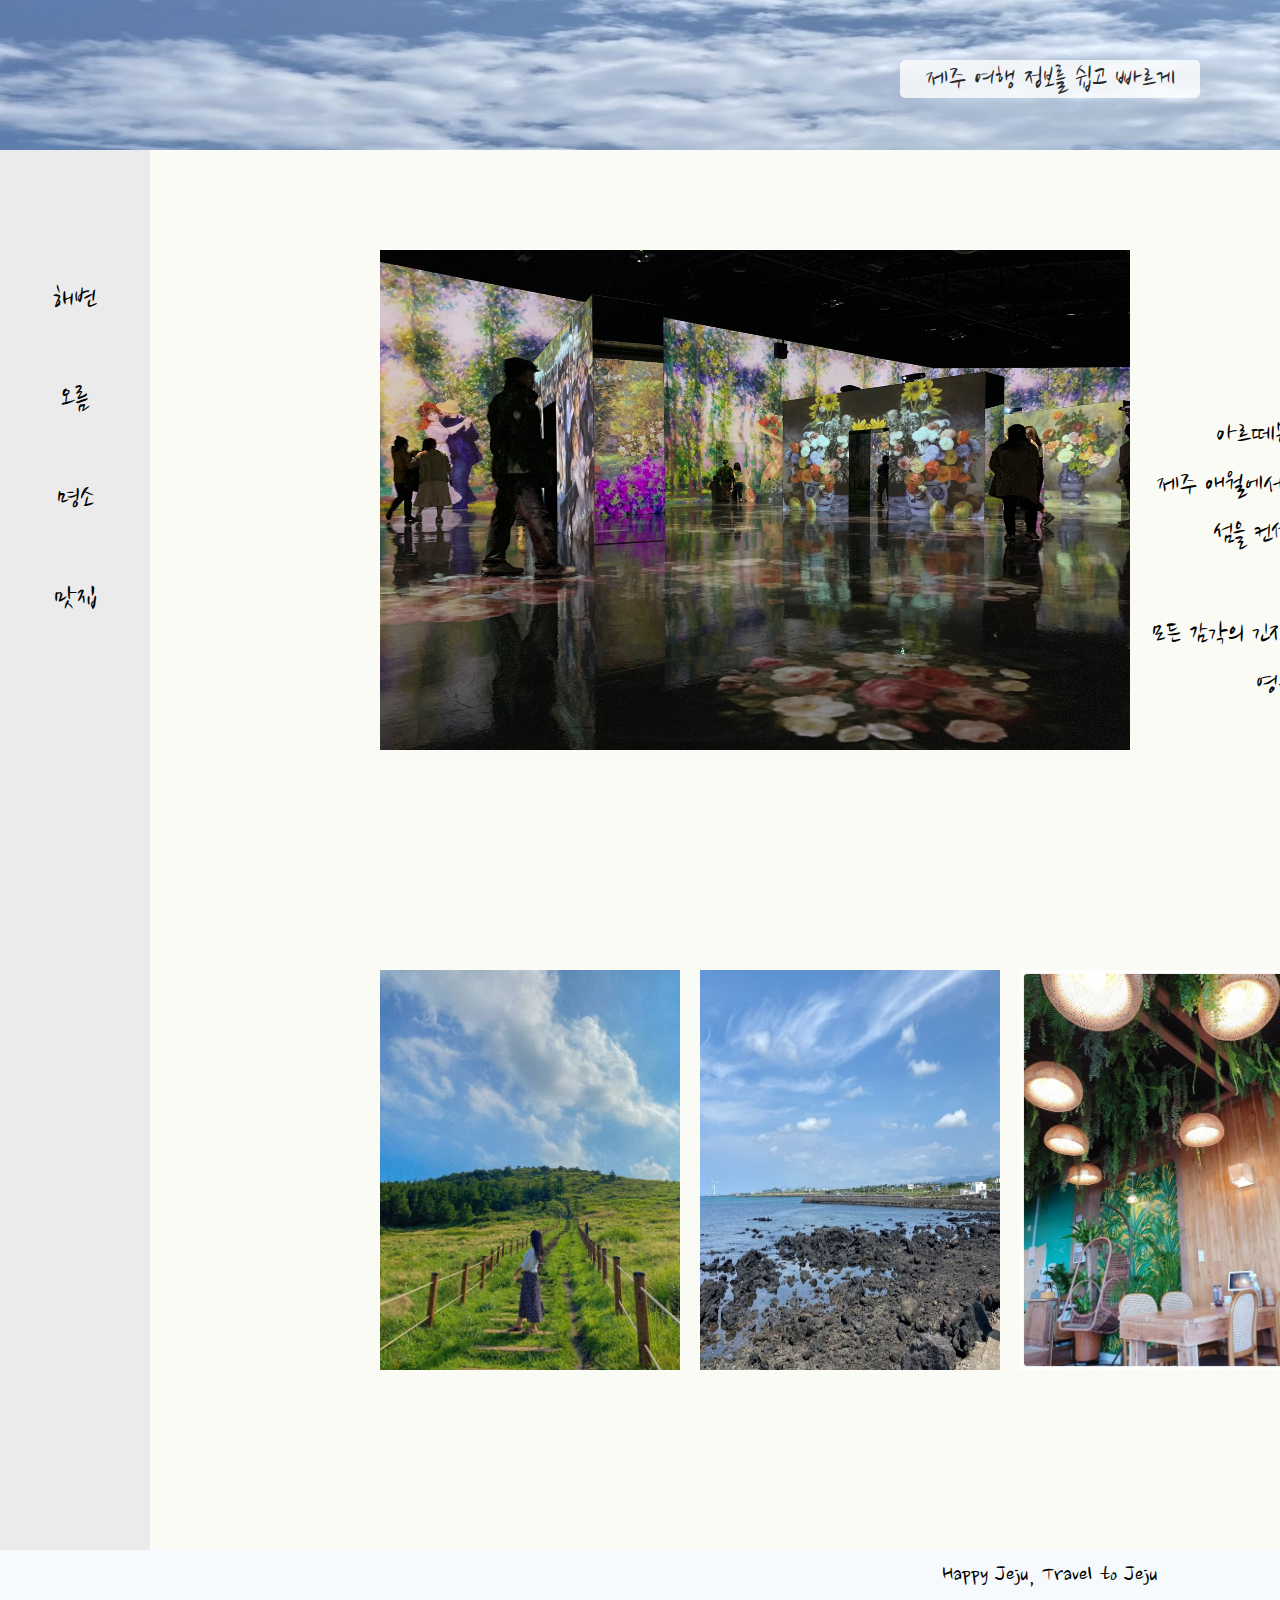
<file: index.html>
<!DOCTYPE html>
<html lang="ko">
<head>
    <link href="https://fonts.googleapis.com/css2?family=Nanum+Brush+Script&display=swap" rel="stylesheet">
    <link rel="stylesheet" href="layout.css">
    <link rel="stylesheet" href="body.css">
    <meta charset="UTF-8">
    <title>Happy Jeju, Travel to Jeju</title>
    <style>
        @keyframes textani{
            from{
                color: rgb(251, 251, 246);
            }
            to{
                color: black;
            }
        }
    
    #ar:hover #maintxt{
        animation-name: textani;
        animation-duration: 4s;
    }        
    #ar:hover #txtex{
        animation-name: textani;
        animation-duration: 4s;
    }
        #sub1 img:hover{
        opacity:80%;
    }
        #sub2 img:hover{
        opacity:80%;
    }
        #sub3 img:hover{
        opacity:80%;
    }
        #sub4 img:hover{
        opacity:80%;
    }
    #sub1 img{
        position: absolute;
        top: 820px;
        left:380px;
        width: 300px;
        height: 400px;
    }
    #sub2 img{
        position: absolute;
        top: 820px;
        left: 700px;    
        width: 300px;
        height: 400px;
    }
    #sub3 img{
        position: absolute;
        top: 820px;
        left:1020px;    
        width: 300px;
        height: 400px;
    }
    #sub4 img{
        position: absolute;
        top: 820px;
        left:1340px;    
        width: 300px;
        height: 400px;
    }
    </style>
</head>
<body>
    <header>
        <img src="/sky.jpeg">
        <div id="text"><a href="/index.html">제주 여행 정보를 쉽고 빠르게</a></div>
    </header>
    <div id="main">
        <div id="side">
            <nav>
                <ul id="sideul">
                    <li id="beach"><a href="/index2.html">해변</a></li>
                    <li id="oreum"><a href="/index3.html">오름</a></li>
                    <li id="place"><a href="/index4.html">명소</a></li>
                    <li id="rest"><a href="/index5.html">맛집</a></li>
                </ul>
            </nav>
        </div>
        <div id="ar">
            <div id="mainimg">
            <a href="/index4.html"><img src="/arte.jpg" alt="아르떼"> </a>
            </div>
            <div id="maintxt">ARTE MUSEUM JEJU</div>
            <div id="txtex">
            아르떼뮤지엄 제주는 디스트릭트가 2020년 9월말<br>
            제주 애월에서 선보인 첫 번째 몰입형 미디어아트 전시관입니다<br>
            섬을 컨셉으로 빛과 소리로 만들어진 11개의 다채로운 <br>
            미디어아트 전시가 펼쳐집니다<br>
            모든 감각의 긴장을 잠시 내려놓고 아르떼 뮤지엄 제주가 선사하는<br>
            영원한 자연의 공간 속으로 입장해보세요    
            </div>
        </div>
        
        <div id="sub1">
            <a href="/index3.html"><img src="/oreum.jpeg"></a>
        </div>
        <div id="sub2"><a href="/index2.html"><img src="/sea2.jpeg"></a></div>
        <div id="sub3"><a href="/index5.html"><img src="/han.jpeg   "></a></div>
        <div id="sub4"><a href="/index5.html"><img src="/uda.jpeg"></a></div>
        
        <div><button style="cursor:pointer" id="btn" onclick="window.scroll(0,0)">^ top</button></div>
    </div>  
    <footer><div id="logo">Happy Jeju, Travel to Jeju</div>
    </footer>
   
</body>
</html>
</file>
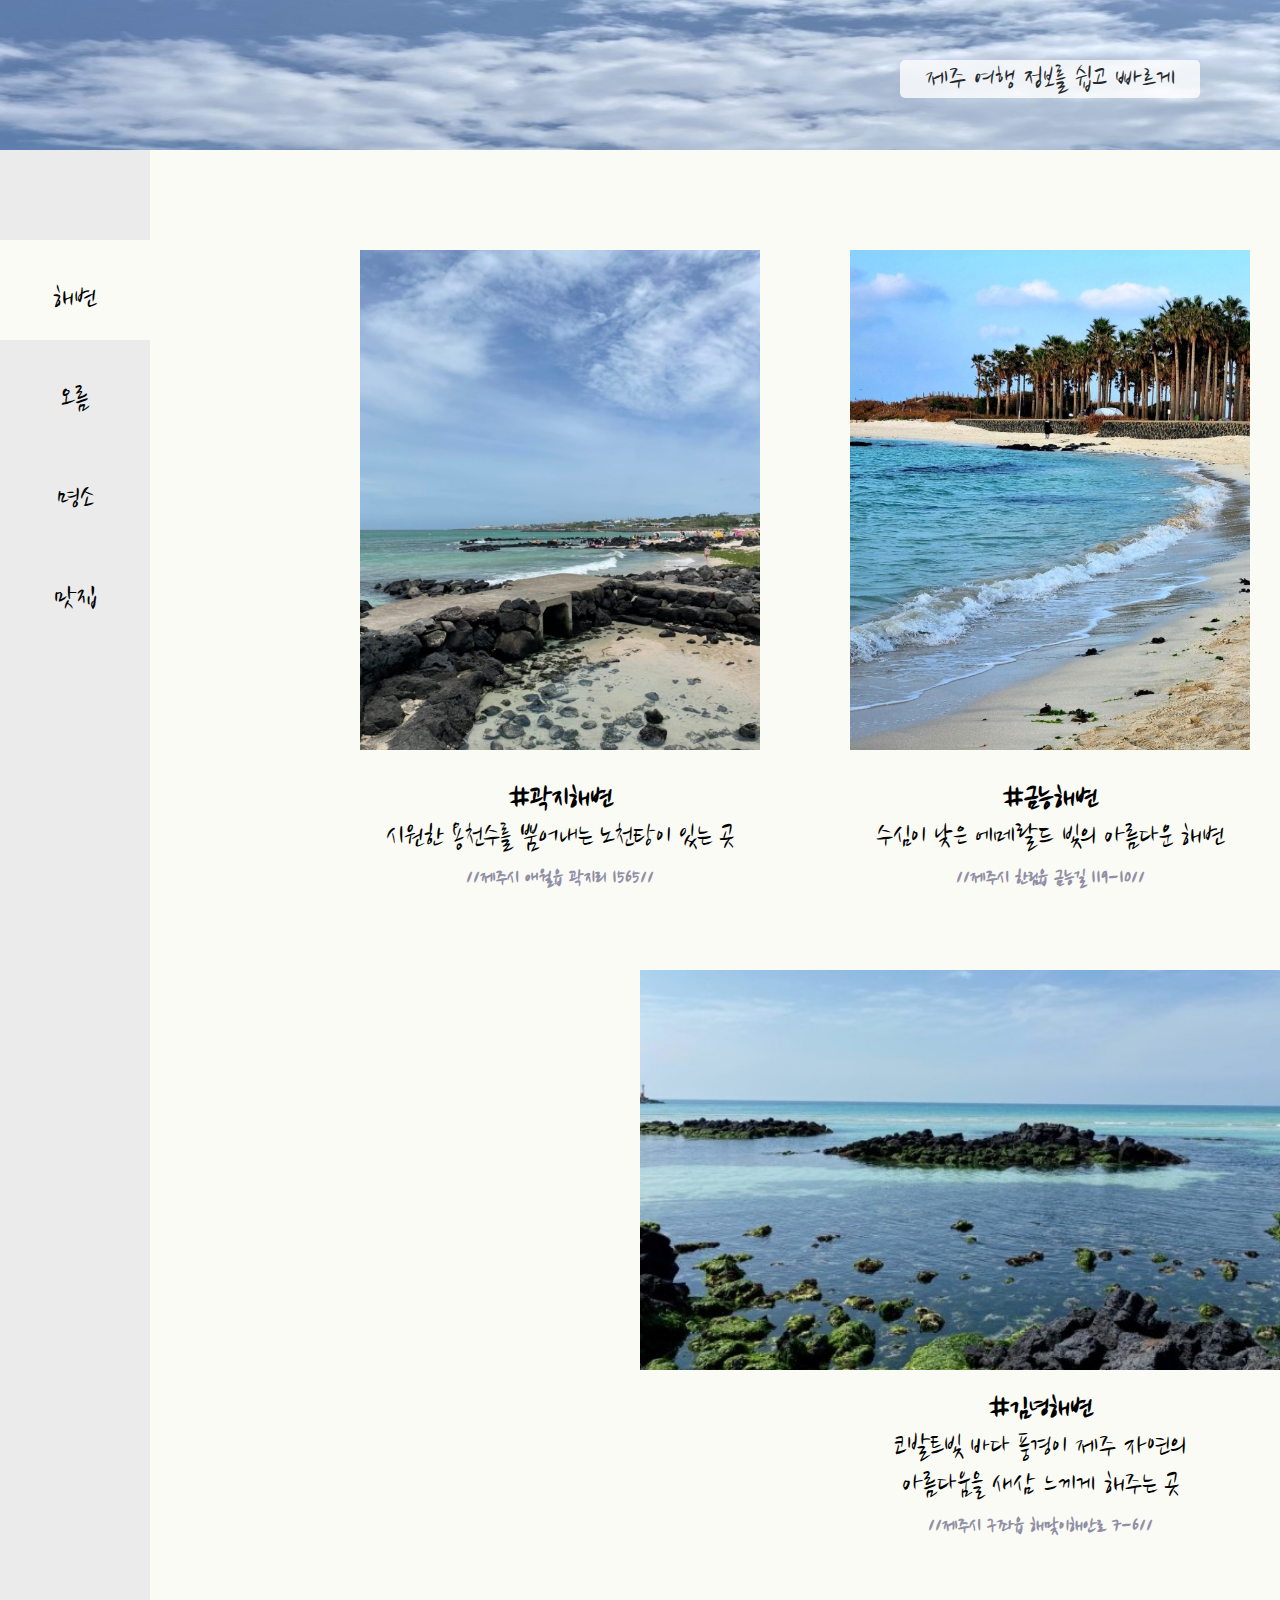
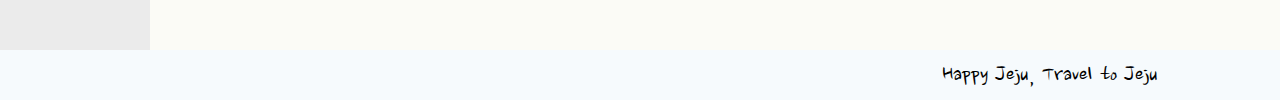
<file: index2.html>
<!DOCTYPE html>
<html lang="ko">
<head>
    <link href="https://fonts.googleapis.com/css2?family=Nanum+Brush+Script&display=swap" rel="stylesheet">
    <link rel="stylesheet" href="layout.css">
    <link rel="stylesheet" href="body.css">
    <meta charset="UTF-8">
    <title>Happy Jeju, Travel to Jeju</title>
    <style>
    #side{
        height: 1500px;
    }
    #btn{
        top:1450px;
    }
    #beach{
        background-color: rgb(251, 251, 246);
    }
    #gwak{
        position: absolute;
        top: 100px;
        left: 360px ;
        width: 400px;
        height: 500px;
    }
    #gwaktxt{
        position: absolute;
        top:630px;
        left: 360px;
        width:400px;
        text-align: center;
    }
    #geum{
        position: absolute;
        top: 100px;
        left: 850px ;
        width: 400px;
        height: 500px;
    }
    #geumtxt{
        position: absolute;
        top:630px;
        left: 850px;
        width:400px;
        text-align: center;
    }
    #gwang{
        position: absolute;
        top: 100px;
        left: 1340px ;
        width: 400px;
        height: 500px;
    }
    #gwangtxt{
        position: absolute;
        top:630px;
        left: 1340px;
        width:400px;
        text-align: center;
    }
    #kim{
        position: absolute;
        top: 820px;
        left: 640px;
        width: 800px;
        height: 400px;
    }
    #kimtxt{
        position: absolute;
        top: 1240px;
        left: 640px;
        width:800px;
        text-align: center;
    }
    #map{
        font-size: 20px;
        color:rgb(143, 143, 165);
        font-weight: bold;
        margin-top: 10px;
    }
    </style>
</head>
<body>
    <header>
        <img src="/sky.jpeg">
        <div id="text"><a href="/index.html">제주 여행 정보를 쉽고 빠르게</a></div>
    </header>
    <div id="main">
        <div id="side">
            <nav>
                <ul id="sideul">
                    <li id="beach"><a href="/index2.html">해변</a></li>
                    <li id="oreum"><a href="/index3.html">오름</a></li>
                    <li id="place"><a href="/index4.html">명소</a></li>
                    <li id="rest"><a href="/index5.html">맛집</a></li>
                </ul>
            </nav>
        </div>
        <div><img src="/gwak.jpeg" id="gwak" >
            <div id="gwaktxt"><strong>#곽지해변</strong><br>
            시원한 용천수를 뿜어내는 노천탕이 있는 곳<br>
            <div id="map">//제주시 애월읍 곽지리 1565//</div></div>
        </div>
        
        <div><img src="/geum.jpeg" id="geum" >
            <div id="geumtxt"><strong>#금능해변</strong><br>
            수심이 낮은 에메랄드 빛의 아름다운 해변<br>
            <div id="map">//제주시 한림읍 금능길 119-10//</div> </div>
        </div>
        
        <div><img src="/gwang.jpeg" id="gwang" >
            <div id="gwangtxt"><strong>#광치기해변</strong><br>
            성산일출봉과 독특한 해안지형이 어우러져<br>
            이색적인 풍광을 간직한 곳<Br>
            <div id="map">//서귀포시 성산읍 고성리 224-1//</div></div>
        </div>
        
        <div><img src="/kim.jpeg" id="kim" >
            <div id="kimtxt"><strong>#김녕해변</strong><br>
            코발트빛 바다 풍경이 제주 자연의 <br>
            아름다움을 새삼 느끼게 해주는 곳<br>
            <div id="map">//제주시 구좌읍 해맞이해안로 7-6//</div></div></div>
        <div><button style="cursor:pointer" id="btn" onclick="window.scroll(0,0)">^ top</button></div>
    </div>  
    <footer><div id="logo">Happy Jeju, Travel to Jeju</div>
    </footer>
   
</body>
</html>
</file>
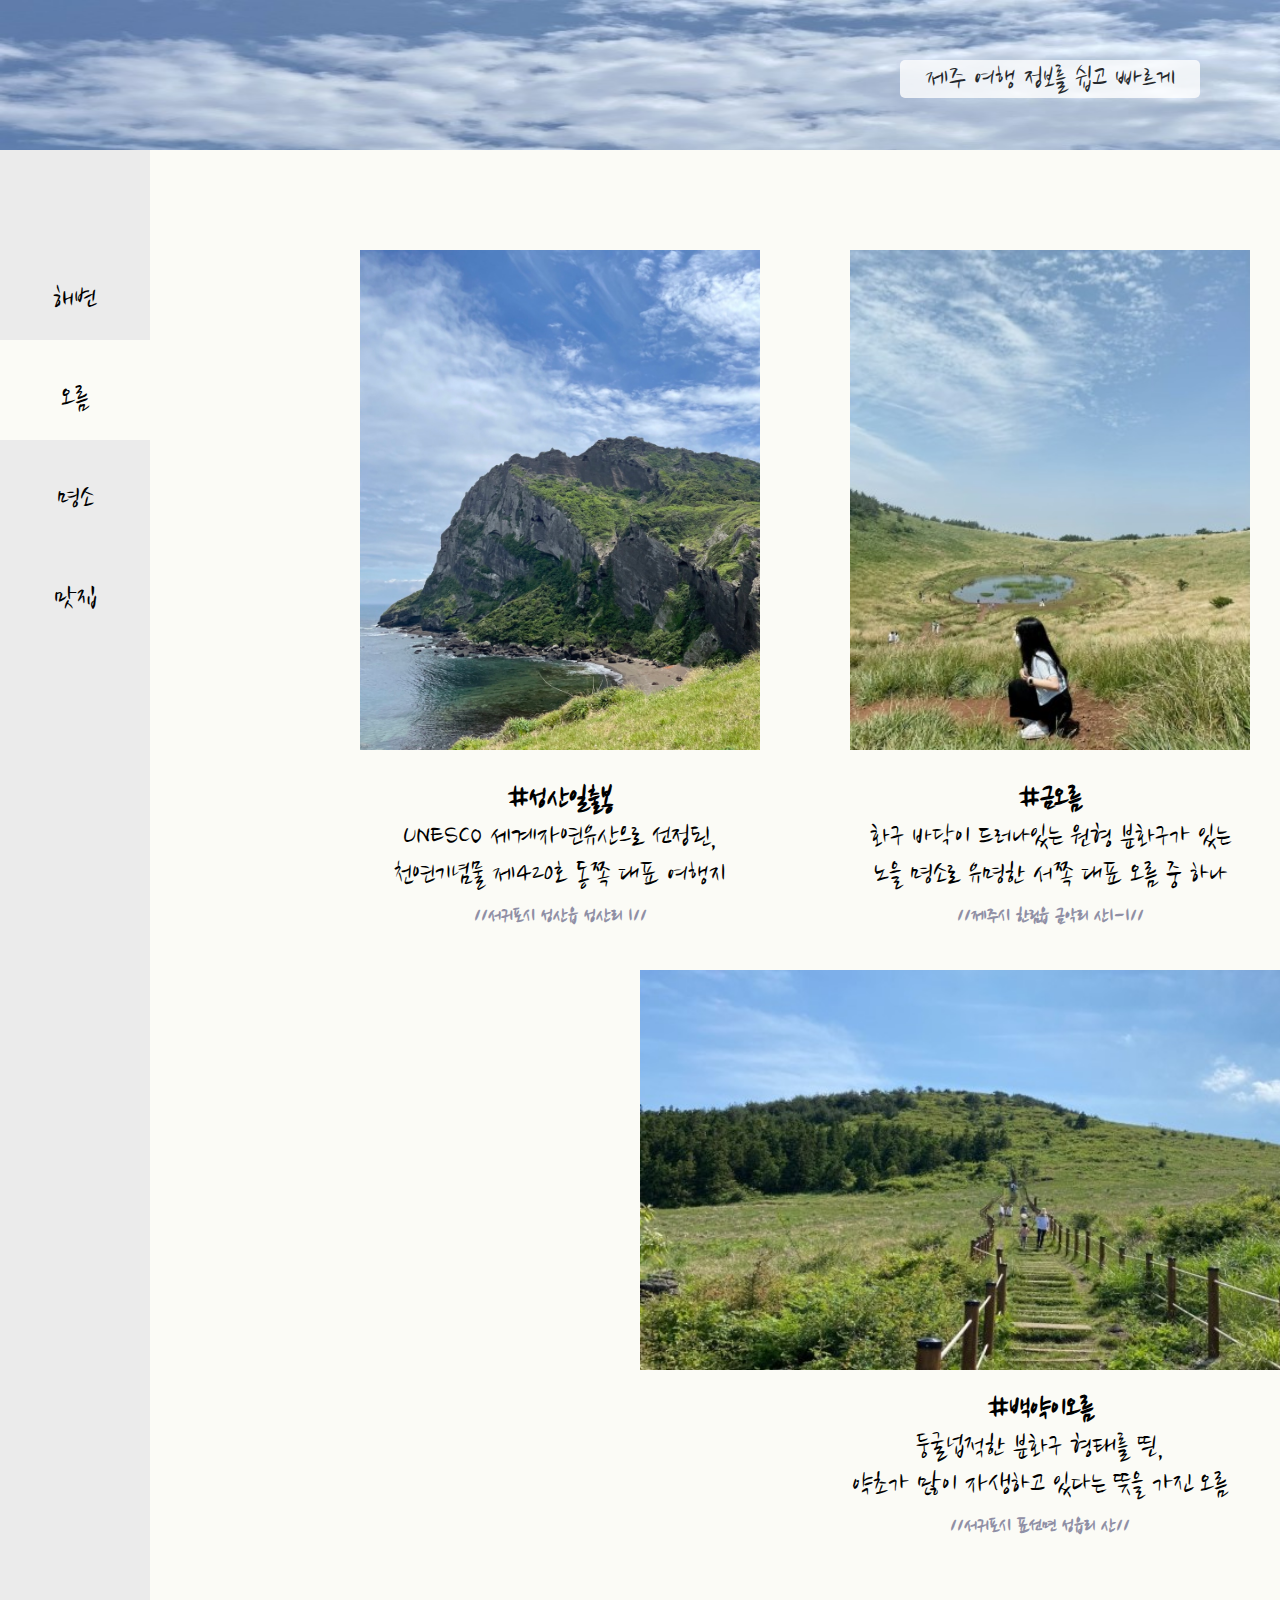
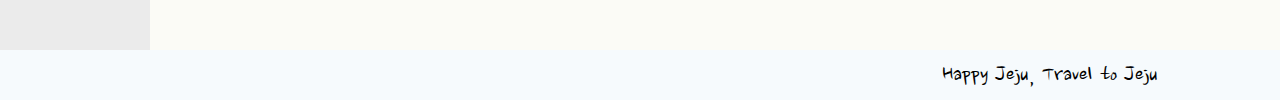
<file: index3.html>
<!DOCTYPE html>
<html lang="ko">
<head>
    <link href="https://fonts.googleapis.com/css2?family=Nanum+Brush+Script&display=swap" rel="stylesheet">
    <link rel="stylesheet" href="layout.css">
    <link rel="stylesheet" href="body.css">
    <meta charset="UTF-8">
    <title>Happy Jeju, Travel to Jeju</title>
    <style>
    #side{
        height: 1500px;
    }
    #btn{
        top:1450px;
    }
    #oreum{
        background-color: rgb(251, 251, 246);
    }
    #seong{
        position: absolute;
        top: 100px;
        left: 360px;
        width: 400px;
        height: 500px;
    }
    #seongtxt{
        position: absolute;
        top:630px;
        left: 360px;
        width:400px;
        text-align: center;
    }
    #gold{
        position: absolute;
        top: 100px;
        left: 850px ;
        width: 400px;
        height: 500px;
    }
    #goldtxt{
        position: absolute;
        top:630px;
        left: 850px;
        width:400px;
        text-align: center;
    }
    #mundo{
        position: absolute;
        top: 100px;
        left: 1340px ;
        width: 400px;
        height: 500px;
    }
    #mundotxt{
        position: absolute;
        top:630px;
        left: 1340px;
        width:400px;
        text-align: center;
    }
    #baek{
        position: absolute;
        top: 820px;
        left: 640px;
        width: 800px;
        height: 400px;
    }
    #baektxt{
        position: absolute;
        top: 1240px;
        left: 640px;
        width:800px;
        text-align: center;
    }
    #map{
        font-size: 20px;
        color:rgb(143, 143, 165);
        font-weight: bold;
        margin-top: 10px;
    }
    </style>
</head>
<header>
    <img src="/sky.jpeg">
    <div id="text"><a href="/index.html">제주 여행 정보를 쉽고 빠르게</a></div>
</header>
<div id="main">
    <div id="side">
        <nav>
            <ul id="sideul">
                <li id="beach"><a href="/index2.html">해변</a></li>
                <li id="oreum"><a href="/index3.html">오름</a></li>
                <li id="place"><a href="/index4.html">명소</a></li>
                <li id="rest"><a href="/index5.html">맛집</a></li>
            </ul>
        </nav>
    </div>
    <div><img src="/seong.jpeg" id="seong">
        <div id="seongtxt"><strong>#성산일출봉</strong><br>
        UNESCO 세계자연유산으로 선정된,<br>
        천연기념물 제420호 동쪽 대표 여행지<br>
        <div id="map">//서귀포시 성산읍 성산리 1//</div></div>
    </div>
    <div><img src="/gold.jpeg" id="gold">
        <div id="goldtxt"><strong>#금오름</strong><br>
        화구 바닥이 드러나있는 원형 분화구가 있는<br>
        노을 명소로 유명한 서쪽 대표 오름 중 하나<br>
        <div id="map">//제주시 한림읍 금악리 산1-1//</div></div>
    </div>
    <div><img src="/mundo.jpeg" id="mundo">
        <div id="mundotxt"><strong>#문도지오름</strong><br>
        말들과 함께 인생사진 가능한<br>
        아직 잘 알려지지 않은 숨은 오름<br>
        <div id="map">//제주시 한림읍 금악리 3432//</div></div>
    </div>
    <div><img src="/baek.jpeg" id="baek">
        <div id="baektxt"><strong>#백약이오름</strong><br>
        둥굴넙적한 분화구 형태를 띈,<br>
        약초가 많이 자생하고 있다는 뜻을 가진 오름<br>
        <div id="map">//서귀포시 표선면 성읍리 산//</div></div>
    </div>
    <div><button style="cursor:pointer" id="btn" onclick="window.scroll(0,0)">^ top</button></div>
</div>  
<footer><div id="logo">Happy Jeju, Travel to Jeju</div>
</footer>
   
</body>
</html>
</file>
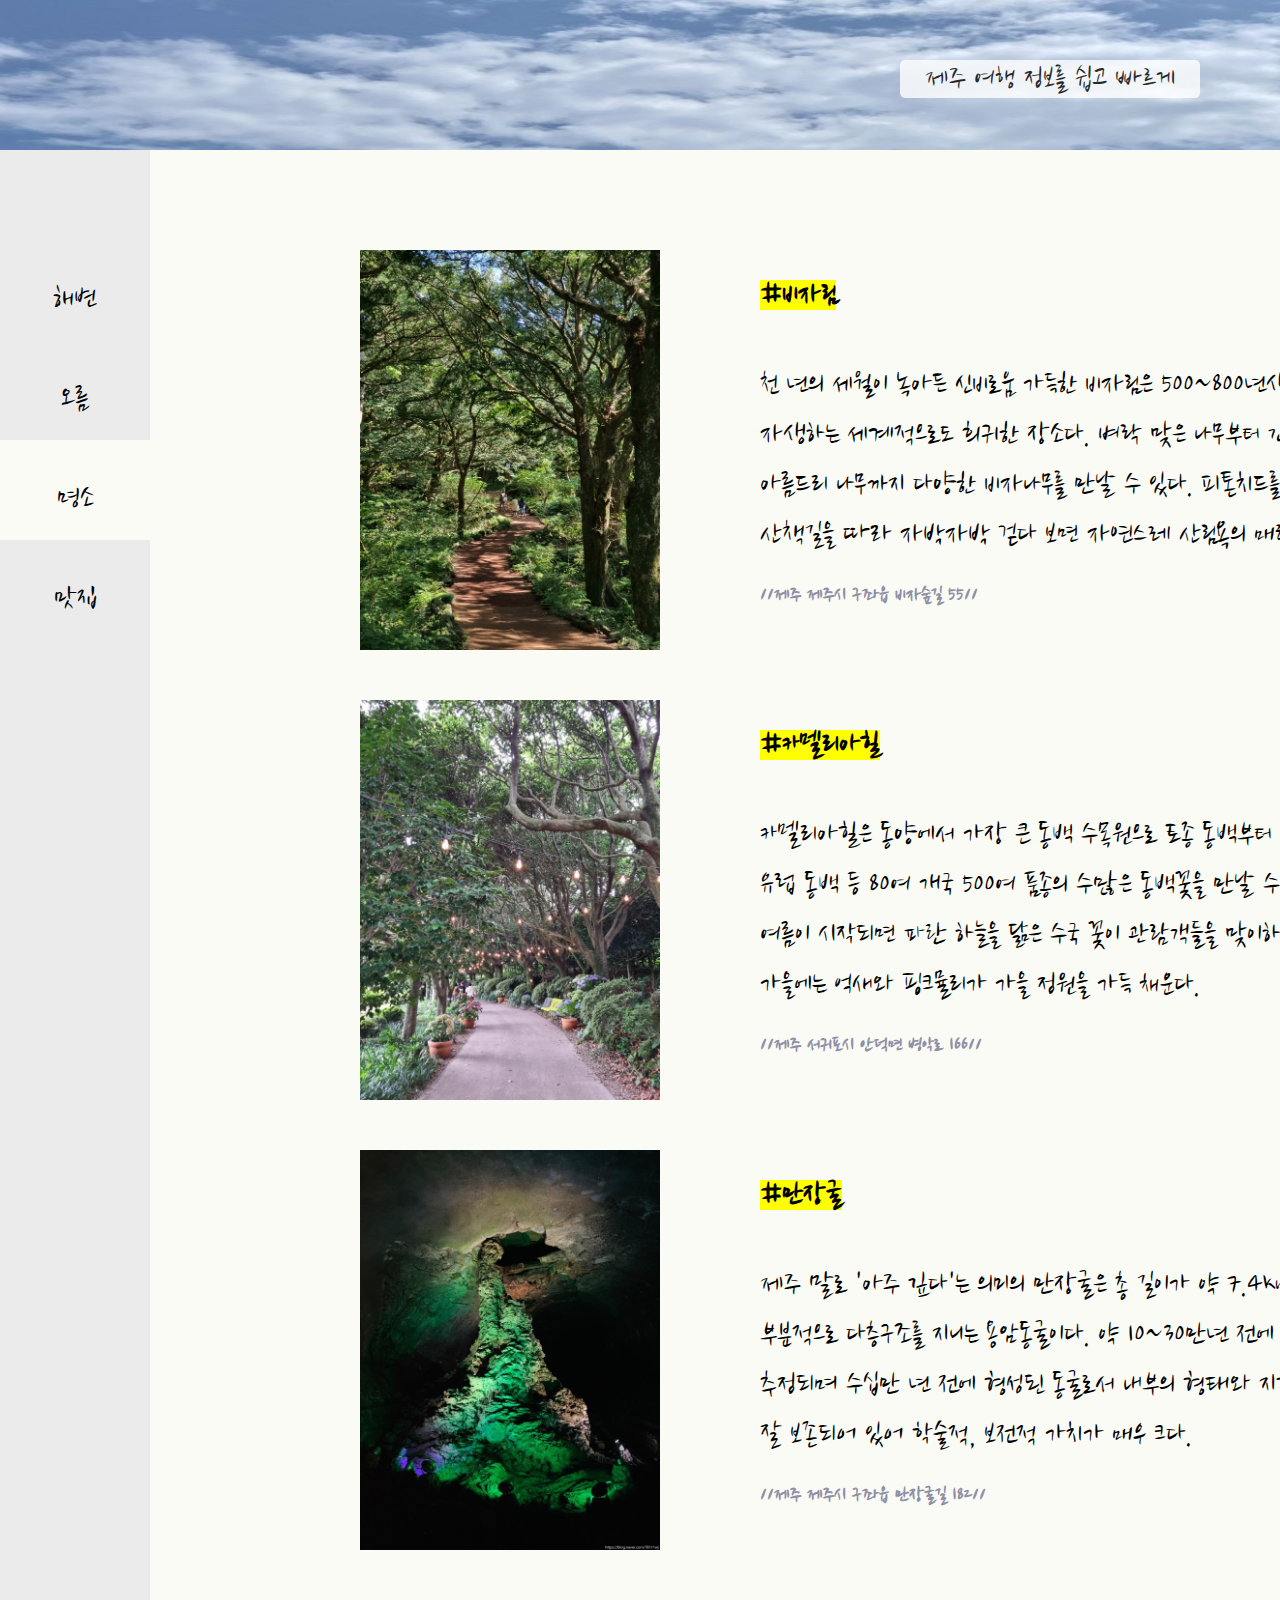
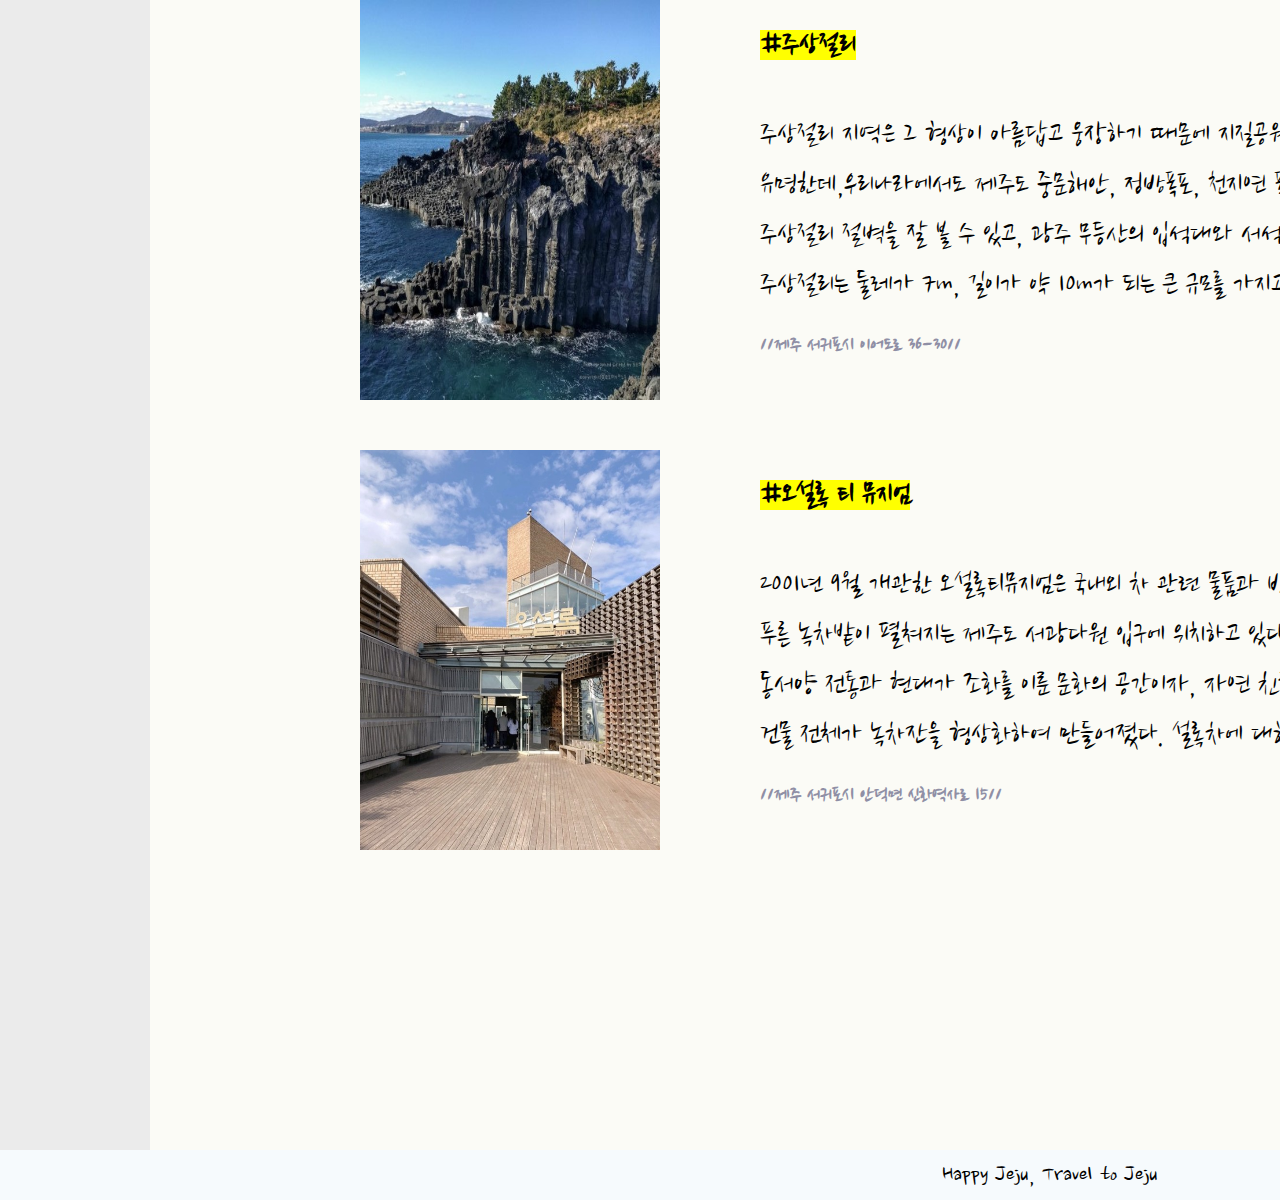
<file: index4.html>
<!DOCTYPE html>
<html lang="ko">
<head>
    <link href="https://fonts.googleapis.com/css2?family=Nanum+Brush+Script&display=swap" rel="stylesheet">
    <link rel="stylesheet" href="layout.css">
    <link rel="stylesheet" href="body.css">
    <meta charset="UTF-8">
    <title>Happy Jeju, Travel to Jeju</title>
    <style>
    #place{
        background-color: rgb(251, 251, 246);
    }
    #side{
        height: 2600px;
    }
    #btn{
        position: absolute;
        top: 2550px;
    }
    #b{
        position: absolute;
        top: 100px;
        left: 360px;
        width: 300px;
        height: 400px;
    }
    #k{
        position: absolute;
        top: 550px;
        left: 360px;
        width: 300px;
        height: 400px;
    }
    #m{
        position: absolute;
        top: 1000px;
        left: 360px;
        width: 300px;
        height: 400px;
    }
    #j{
        position: absolute;
        top: 1450px;
        left: 360px;    
        width: 300px;
        height: 400px;
    }
    #o{
        position: absolute;
        top: 1900px;
        left: 360px;    
        width: 300px;
        height: 400px;
    }
    #bt{
        position: absolute;
        top: 80px;
        left: 760px;
        width: 700px;
        height: 400px;
        line-height: 50px;
        
    }
    #kt{
        position: absolute;
        top: 530px;
        left:760px;width: 700px;
        height: 400px;
        line-height: 50px;
    }
    #mt{
        position: absolute;
        top: 980px;
        left: 760px;width: 700px;
        height: 400px;
        line-height: 50px;
    }
    #jt{
        position: absolute;
        top: 1430px;
        left: 760px;  width: 700px; 
        height: 400px;
        line-height: 50px;
    }
    #ot{
        position: absolute;
        top: 1880px;
        left: 760px;  width: 700px; 
        height: 400px;
        line-height: 50px;
    } 
    #map{
        font-size: 20px;
        color: rgb(143, 143, 165);
        font-weight: bold;
        margin-top: 10px;
    }
    </style>
</head>
<body>
    <header>
        <img src="/sky.jpeg">
        <div id="text"><a href="/index.html">제주 여행 정보를 쉽고 빠르게</a></div>
    </header>
    <div id="main">
        <div id="side">
            <nav>
                <ul id="sideul">
                    <li id="beach"><a href="/index2.html">해변</a></li>
                    <li id="oreum"><a href="/index3.html">오름</a></li>
                    <li id="place"><a href="/index4.html">명소</a></li>
                    <li id="rest"><a href="/index5.html">맛집</a></li>
                </ul>
            </nav>
        </div>
        <div><img src="/bija.jpg" id="b"><div id="bt">
            <h4><mark>#비자림</mark></h4>
            천 년의 세월이 녹아든 신비로움 가득한 비자림은 500~800년생 비자나무들이<br>
            자생하는 세계적으로도 희귀한 장소다. 벼락 맞은 나무부터 긴 세월이 느껴지는<br>
            아름드리 나무까지 다양한 비자나무를 만날 수 있다. 피톤치드를 머금은 상쾌한<br>
            산책길을 따라 자박자박 걷다 보면 자연스레 산림욕의 매력에 빠지게 된다.<br>
            <div id="map">//제주 제주시 구좌읍 비자숲길 55//</div>


        </div></div>
        <div><img src="/kamel.jpg" id="k"><div id="kt">
            <h4><mark>#카멜리아힐</mark></h4>
            카멜리아힐은 동양에서 가장 큰 동백 수목원으로 토종 동백부터 아기 동백,<br>
            유럽 동백 등 80여 개국 500여 품종의 수많은 동백꽃을 만날 수 있다. <br>
            여름이 시작되면 파란 하늘을 닮은 수국 꽃이 관람객들을 맞이하고 <br>
            가을에는 억새와 핑크뮬리가 가을 정원을 가득 채운다.<br>
            <div id="map">//제주 서귀포시 안덕면 병악로 166//</div>
        </div></div>
        <div><img src="/man.jpg" id="m"><div id="mt">
            <h4><mark>#만장굴</mark></h4>
            제주 말로 '아주 깊다'는 의미의 만장굴은 총 길이가 약 7.4km에 이르며,<br>
            부분적으로 다층구조를 지니는 용암동굴이다. 약 10~30만년 전에 형성된 것으로<br>
            추정되며 수십만 년 전에 형성된 동굴로서 내부의 형태와 지형이 <br>
            잘 보존되어 있어 학술적, 보전적 가치가 매우 크다.<br>
            <div id="map">//제주 제주시 구좌읍 만장굴길 182//</div>
        </div></div>
        <div><img src="/ju.jpg" id="j"><div id="jt">
            <h4><mark>#주상절리</mark></h4>
            주상절리 지역은 그 형상이 아름답고 웅장하기 때문에 지질공원이나 관광 지역으로<br> 
            유명한데,우리나라에서도 제주도 중문해안, 정방폭포, 천지연 폭포 등의 해안에서<br>
            주상절리 절벽을 잘 볼 수 있고, 광주 무등산의 입석대와 서석대를 이루는<br> 
            주상절리는 둘레가 7m, 길이가 약 10m가 되는 큰 규모를 가지고 있다<br>
            <div id="map">//제주 서귀포시 이어도로 36-30//</div>
        </div></div>
        <div><img src="/osu.jpg" id="o"><div id="ot">
            <h4><mark>#오설록 티 뮤지엄</mark></h4>
            2001년 9월 개관한 오설록티뮤지엄은 국내외 차 관련 물품과 박물관이며,<br>
            푸른 녹차밭이 펼쳐지는 제주도 서광다원 입구에 위치하고 있다. <br>
            동서양 전통과 현대가 조화를 이룬 문화의 공간이자, 자연 친화적인 휴식공간으로,<br>
            건물 전체가 녹차잔을 형상화하여 만들어졌다. 설록차에 대해 체험할 수 있다.<br>
            <div id="map">//제주 서귀포시 안덕면 신화역사로 15//</div>
        </div></div>
        <div><button style="cursor:pointer" id="btn" onclick="window.scroll(0,0)">^ top</button></div>
    </div>  
    <footer><div id="logo">Happy Jeju, Travel to Jeju</div>
    </footer>
</body>
</html>
</file>
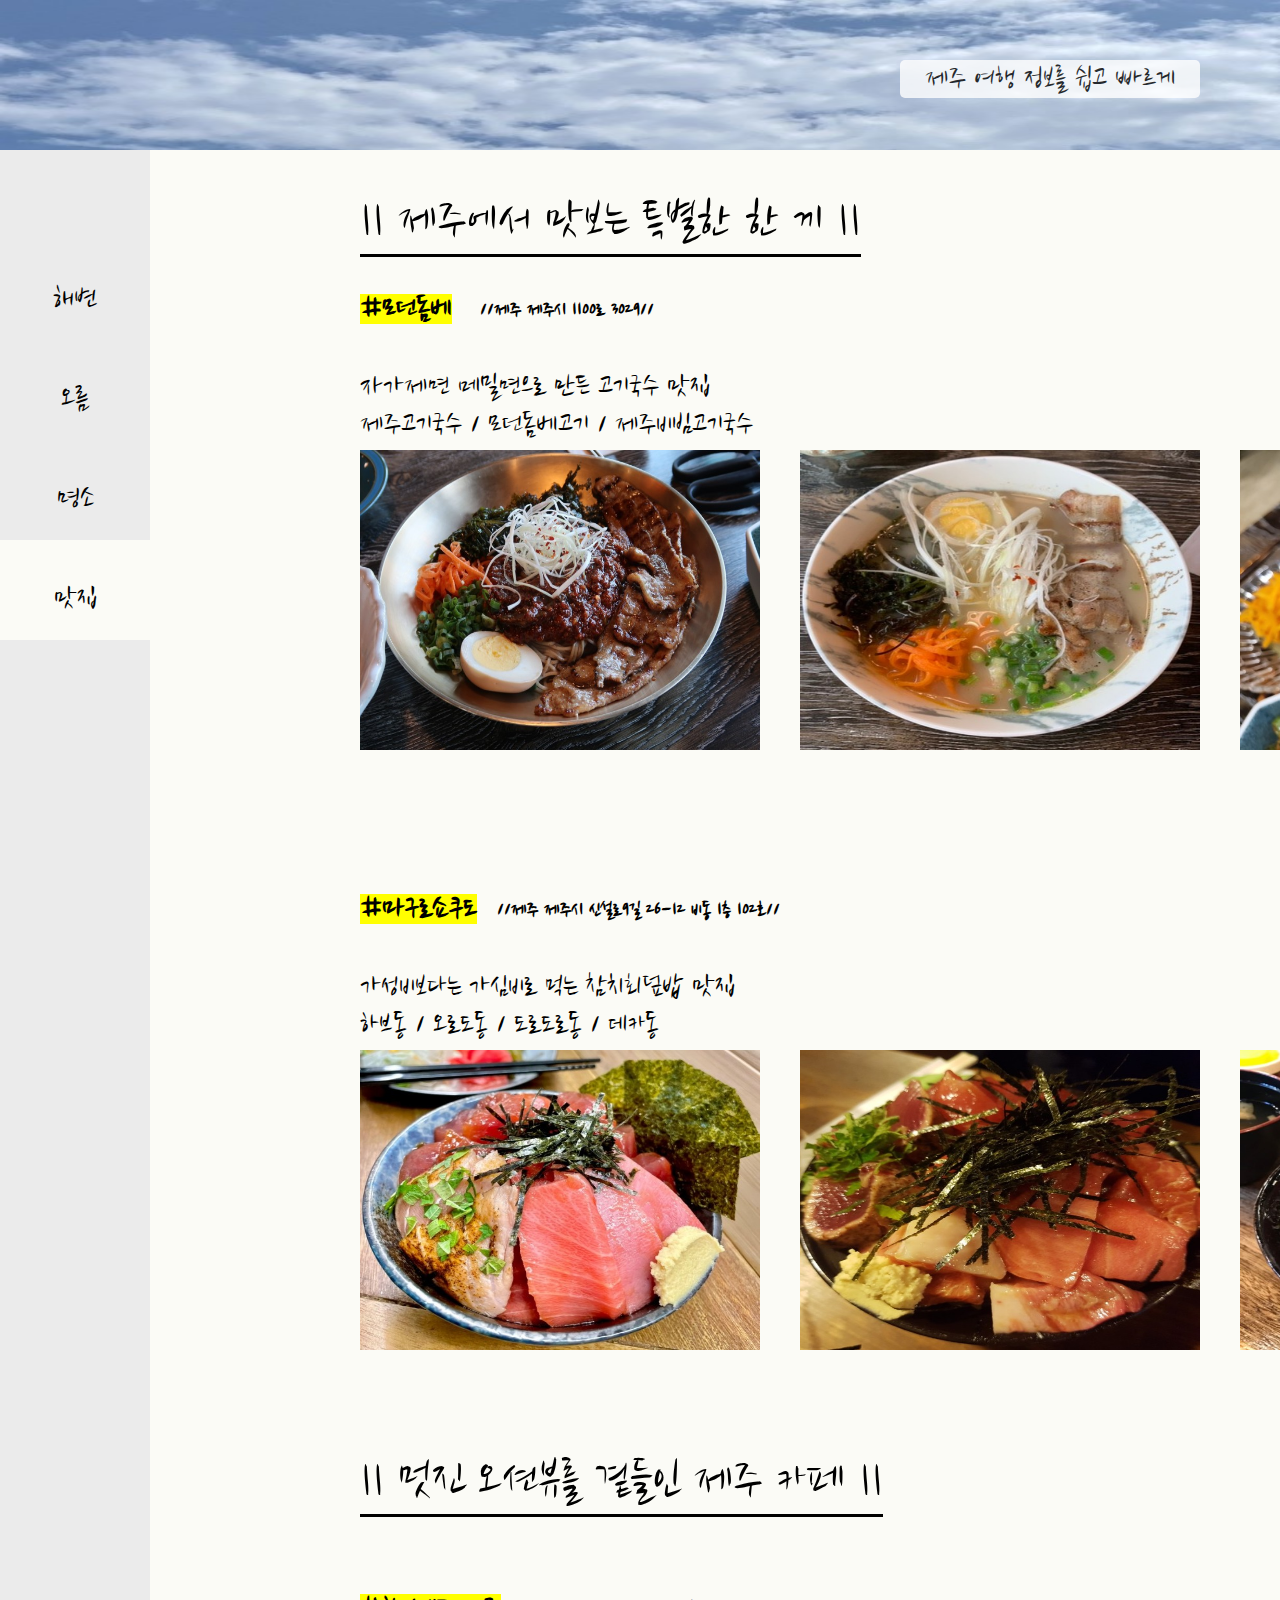
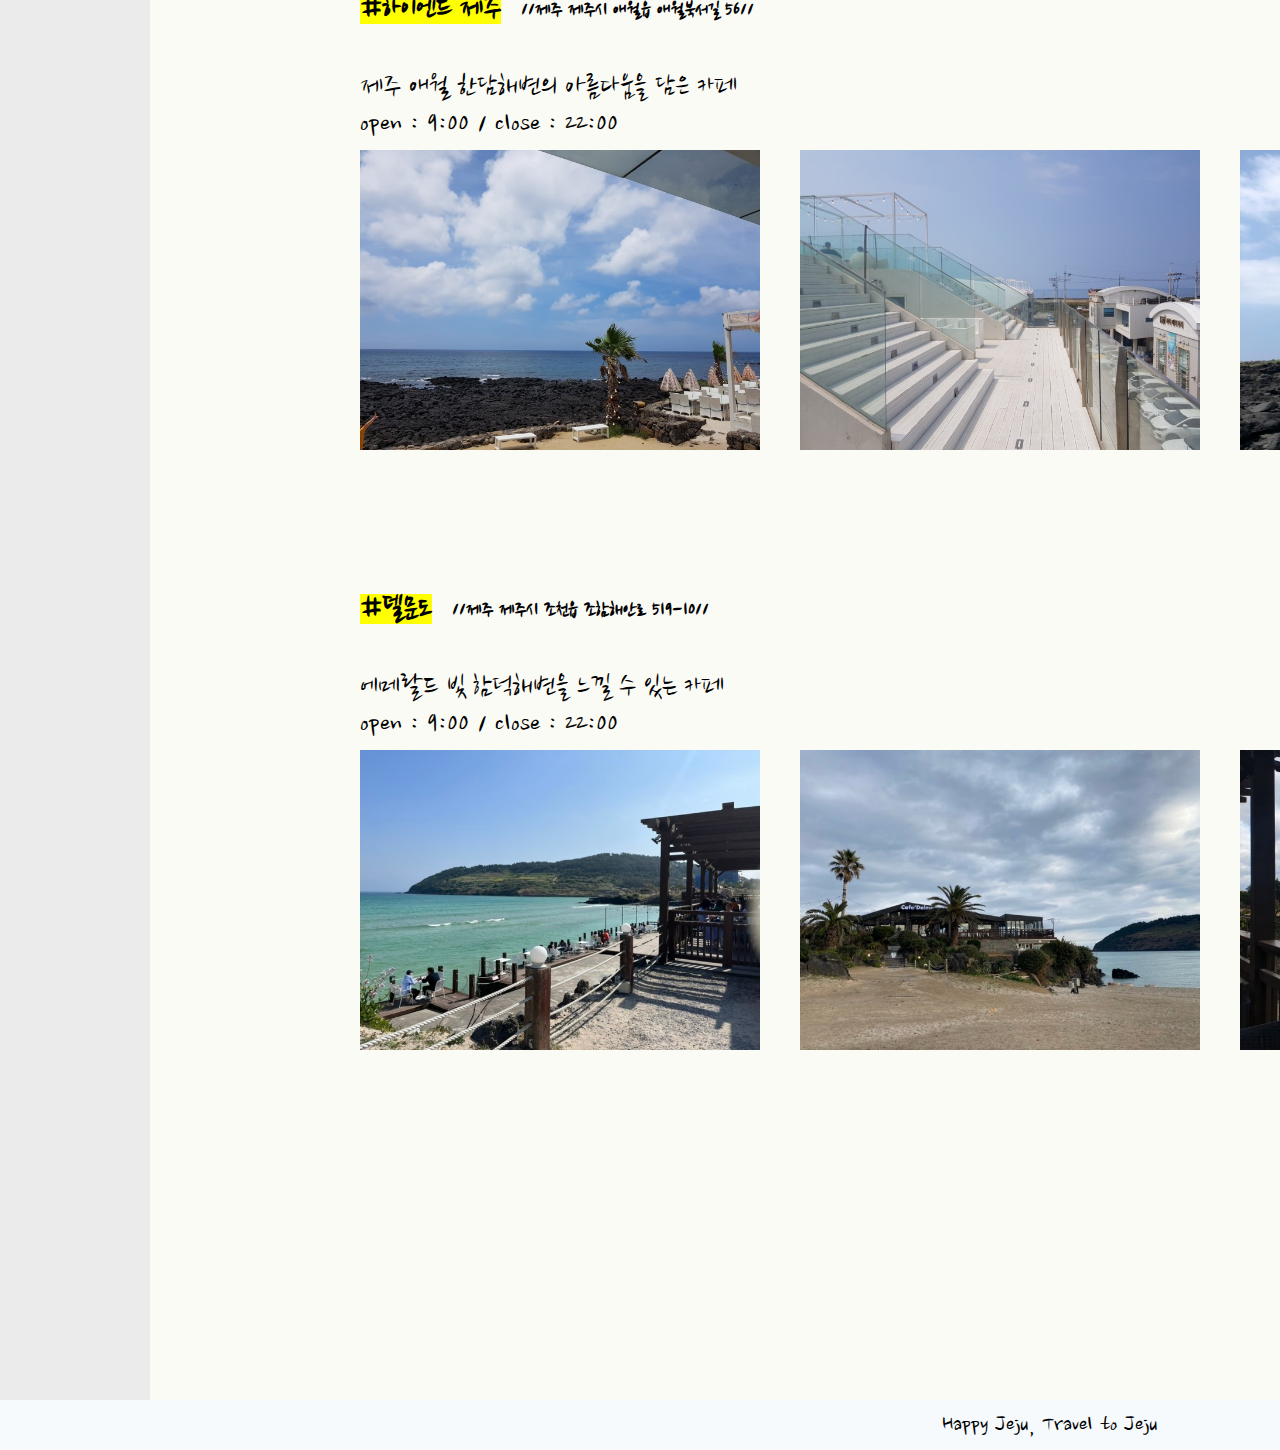
<file: index5.html>
<!DOCTYPE html>
<html lang="ko">
<head>
    <link href="https://fonts.googleapis.com/css2?family=Nanum+Brush+Script&display=swap" rel="stylesheet">
    <link rel="stylesheet" href="layout.css">
    <link rel="stylesheet" href="body.css">
    <meta charset="UTF-8">
    <title>Happy Jeju, Travel to Jeju</title>
    <style>
    #side{
        height: 2850px;
    }
    #rest{
        background-color: rgb(251, 251, 246);
    }
    #food{
        position: absolute;    
        top: 40px;
        left: 360px;
        font-size: 50px;
        border-bottom:3px solid black;
    }
    #cafe{
        position: absolute;
        top: 1300px;
        left: 360px;
        font-size: 50px;
        border-bottom:3px solid black;
    }
    #m{
        position: absolute;
        top: 300px;
        left: 360px;
        width: 400px;
        height: 300px;
    }
    #m2{
        position: absolute;
        top: 300px;
        left: 800px;
        width: 400px;
        height: 300px;
    }
    #m3{
        position: absolute;
        top: 300px;
        left: 1240px;
        width: 400px;
        height: 300px;
    }
    
    #ma{
        position: absolute;
        top: 900px;
        left: 360px;
        width: 400px;
        height: 300px;
    }
    #ma2{
        position: absolute;
        top: 900px;
        left: 800px;
        width: 400px;
        height: 300px;
    }
    #ma3{
        position: absolute;
        top: 900px;
        left: 1240px;
        width: 400px;
        height: 300px;
    }
    #hi{
        position: absolute;
        top: 1600px;
        left: 360px;
        width: 400px;
        height: 300px;
    }
    #hi2{
        position: absolute;
        top: 1600px;
        left: 800px;
        width: 400px;
        height: 300px;
    }
    #hi3{
        position: absolute;
        top: 1600px;
        left: 1240px;
        width: 400px;
        height: 300px;
    }
    #del{
        position: absolute;
        top: 2200px;
        left: 360px;
        width: 400px;
        height: 300px;
    }
    #del2{
        position: absolute;
        top: 2200px;
        left: 800px;
        width: 400px;
        height: 300px;
    }
    #del3{
        position: absolute;
        top: 2200px;
        left: 1240px;
        width: 400px;
        height: 300px;
    }        
    #mt{
        position: absolute;
        top: 100px;
        left: 360px;
        width: 1000px;
    }
    #mat{
        position: absolute;
        top: 700px;
        left: 360px;
        width: 1000px;
    }
    #hit{
        position: absolute;
        top: 1400px;
        left: 360px;
        width: 1000px;
    }
    #delt{
        position: absolute;
        top: 2000px;
        left: 360px;
        width: 1000px;
    }
    #map{
        display: inline;
        font-size: 20px;
        margin-left: 20px;
    }
    #btn{
        top: 2800px;
    }
    </style>
</head>
<body>
    <header>
        <img src="/sky.jpeg">
        <div id="text"><a href="/index.html">제주 여행 정보를 쉽고 빠르게</a></div>
    </header>
    <div id="main">
        <div id="side">
            <nav>
                <ul id="sideul">
                    <li id="beach"><a href="/index2.html">해변</a></li>
                    <li id="oreum"><a href="/index3.html">오름</a></li>
                    <li id="place"><a href="/index4.html">명소</a></li>
                    <li id="rest"><a href="/index5.html">맛집</a></li>
                </ul>
            </nav>
        </div>
        <div id="food">|| 제주에서 맛보는 특별한 한 끼 ||</div>
        <div><img src="/mod.jpg" id="m"><img src="/mod2.jpg" id="m2"><img src="/mod3.jpg" id="m3">
        <div id="mt"><h4><mark>#모던돔베</mark> <div id="map">//제주 제주시 1100로 3029//</div></h4>    
        자가제면 메밀면으로 만든 고기국수 맛집<br>
        제주고기국수 / 모던돔베고기 / 제주비빔고기국수</div></div>
        <div><img src="/ma4.jpg" id="ma"><img src="/ma3.jpg" id="ma2"><img src="/ma2.jpg" id="ma3">
        <div id="mat"><h4><mark>#마구로쇼쿠도</mark><div id="map">//제주 제주시 신설로9길 26-12 비동 1층 102호//</div></h4>
            가성비보다는 가심비로 먹는 참치회덮밥 맛집<br>
            하브동 / 오로도동 / 도로도로동 / 데카동</div></div>
        <div id="cafe">|| 멋진 오션뷰를 곁들인 제주 카페 ||</div>
        <div><img src="/hi.jpg" id="hi"><img src="/hi2.jpg" id="hi2"><img src="/hi3.jpg" id="hi3">
            <div id="hit"><h4><mark>#하이엔드 제주</mark><div id="map">//제주 제주시 애월읍 애월북서길 56//</div></h4>
            제주 애월 한담해변의 아름다움을 담은 카페<br>
            open : 9:00 / close : 22:00</div></div>
        <div><img src="/del.jpg" id="del"><img src="/del2.jpg" id="del2"><img src="/del3.jpg" id="del3">
            <div id="delt"><h4><mark>#델문도</mark><div id="map">//제주 제주시 조천읍 조함해안로 519-10//</div></h4>
            에메랄드 빛 함덕해변을 느낄 수 있는 카페<br>
            open : 9:00 / close : 22:00</div></div>
        <div><button style="cursor:pointer" id="btn" onclick="window.scroll(0,0)">^ top</button></div>
    </div>  
    <footer><div id="logo">Happy Jeju, Travel to Jeju</div>
    </footer>
</body>
</html>
</file>
<file: layout.css>
html,body{
    font-family: 'Nanum Brush Script', cursive;
    font-size: 30px;  
    margin: 0px;
}
header{
    width: 100%;
    height: 150px;
    border: 0px solid red;
}
footer{
    float: left;
    width: 100%;
    height: 50px;
    text-align: center;
    background-color: rgb(246, 250, 253);
    border: 0px solid orange;
    font-size: 25px;
}

#main{
    float: left;
    position: relative;
    width: 100%;
    border: 0px solid blue;
    background-color: rgb(251, 251, 246);

}
#side{
    background-color: rgb(235, 235, 235);
    float: left;
    width: 150px;
    height: 1400px;
    border: 0px solid green;
}
#maintxt{
    position: absolute;
    width: 450px;
    top: 180px;
    left: 1200px;
    font-size:30px ;
    font-weight: 700;
    z-index: 2;
    border: 0px solid rgb(101, 0, 101);
    text-align: center;
}
#txtex{
    position: absolute;
    width: 550px;
    top: 260px;
    left: 1150px;
    line-height: 50px;
    text-align: center;
}
#mainimg{
    width: 750px;
    height: 548px;
    position: absolute;
    top: 100px;
    left: 380px;
    z-index: 1;
    border: 0px solid brown;
   }
   nav{
    width: 150px;
    position: absolute;
    top: 60px;
    border:0px solid red;
    
}
#sideul{
    list-style: none;
    padding-left: 0px;
    text-align: center;
    border:0px solid red;
}
ul{
    list-style: none;
    
}
li{
    font-size: 30px;
    width: 150px;
    height: 20px;
    padding-top: 40px;
    padding-bottom: 40px;
    border:0px solid red;
}
header img{
    width: 100%;
    height:150px;
}
#mainimg img{
    width: 100%;
    height:500px
}
li a:hover{
    text-decoration: none;
    color: gray;
}
#text{
    position: absolute;
top: 60px;
left: 900px;
width: 300px;
text-align: center;
opacity: 80%;
background-color: white;
border-radius: 5px;
}
#text:hover{
    background-color:rgb(207, 207, 207);
}
#logo{
    margin-top: 10px;
    position: absolute;
    left: 900px;
    width: 300px;
}
#btn{
    position: absolute;
    top:1350px;
    left: 1650px;
    border: 1px solid skyblue;
    background-color: white;
    border-radius: 5px;
}
#btn:hover{
    background-color: skyblue;
    color: white;
}
</file>
<file: body.css>
a{
    color: black;
    text-decoration: none;
}
</file>
